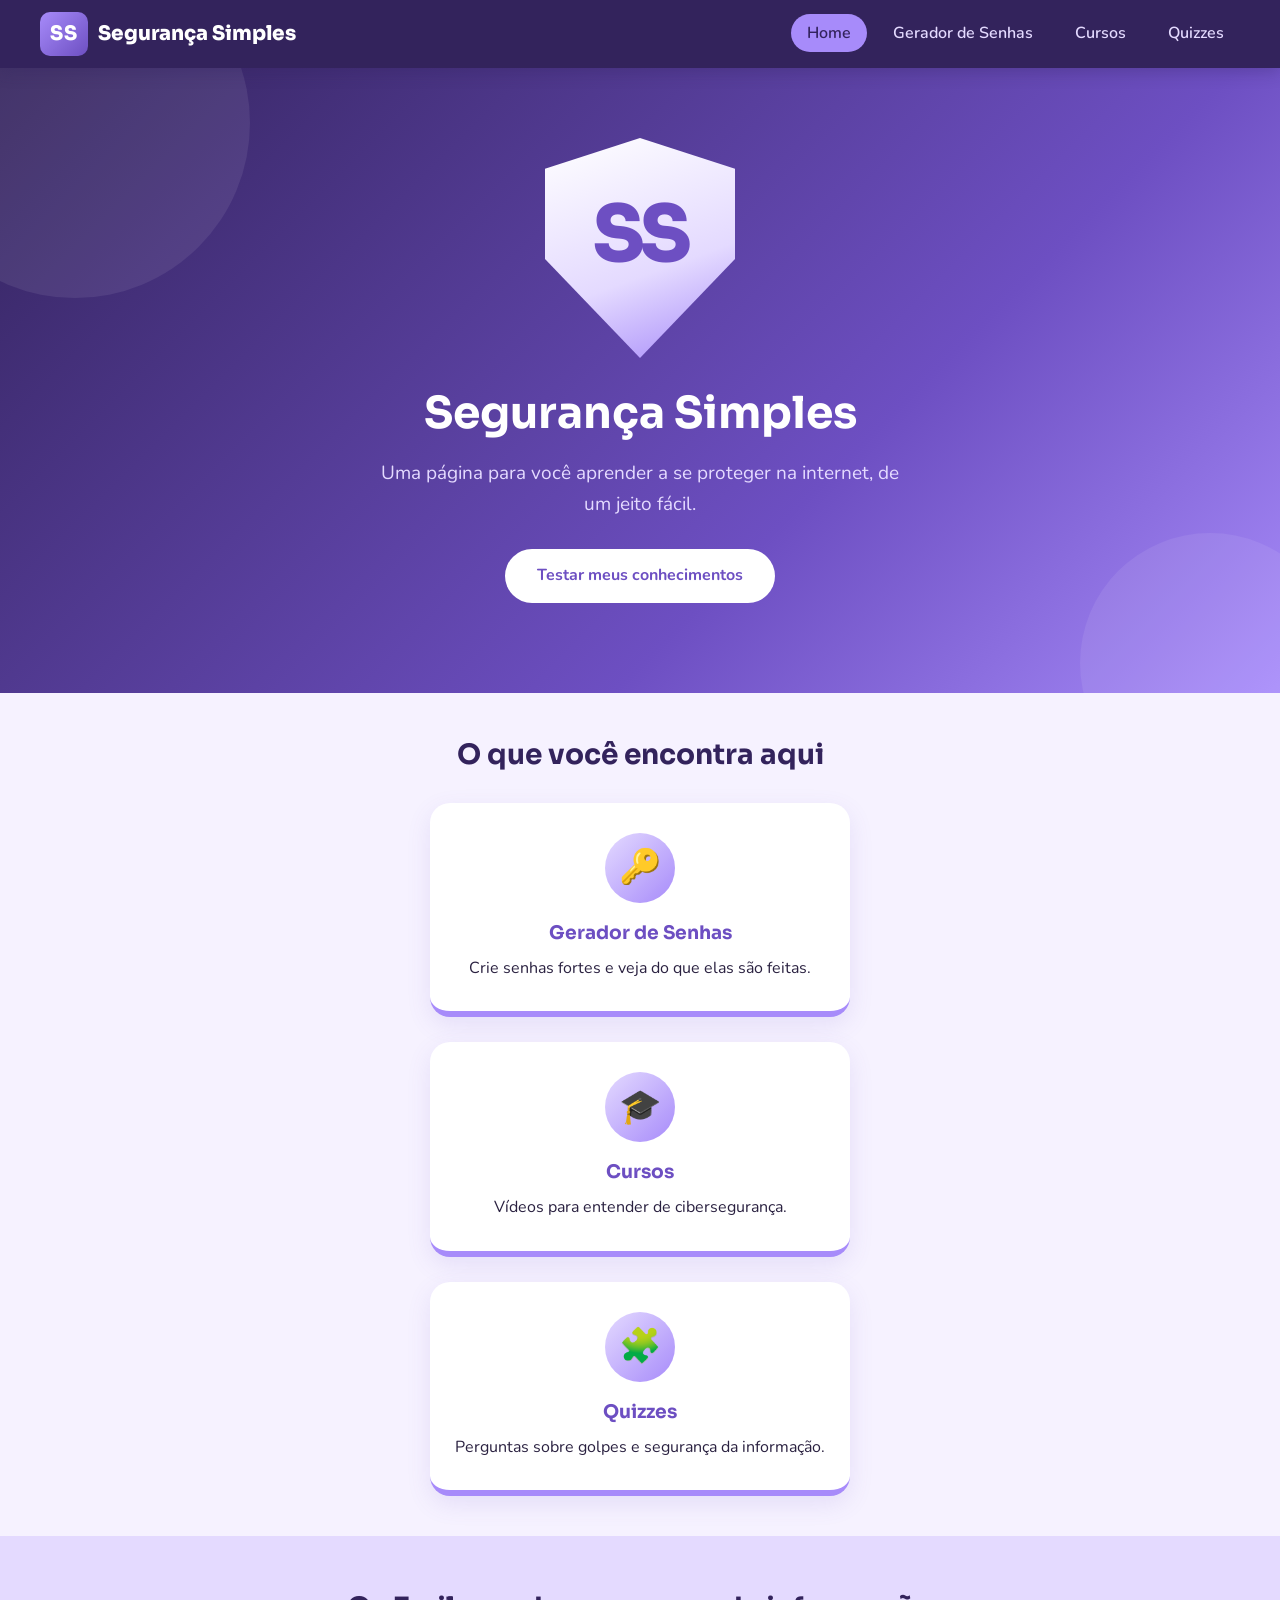
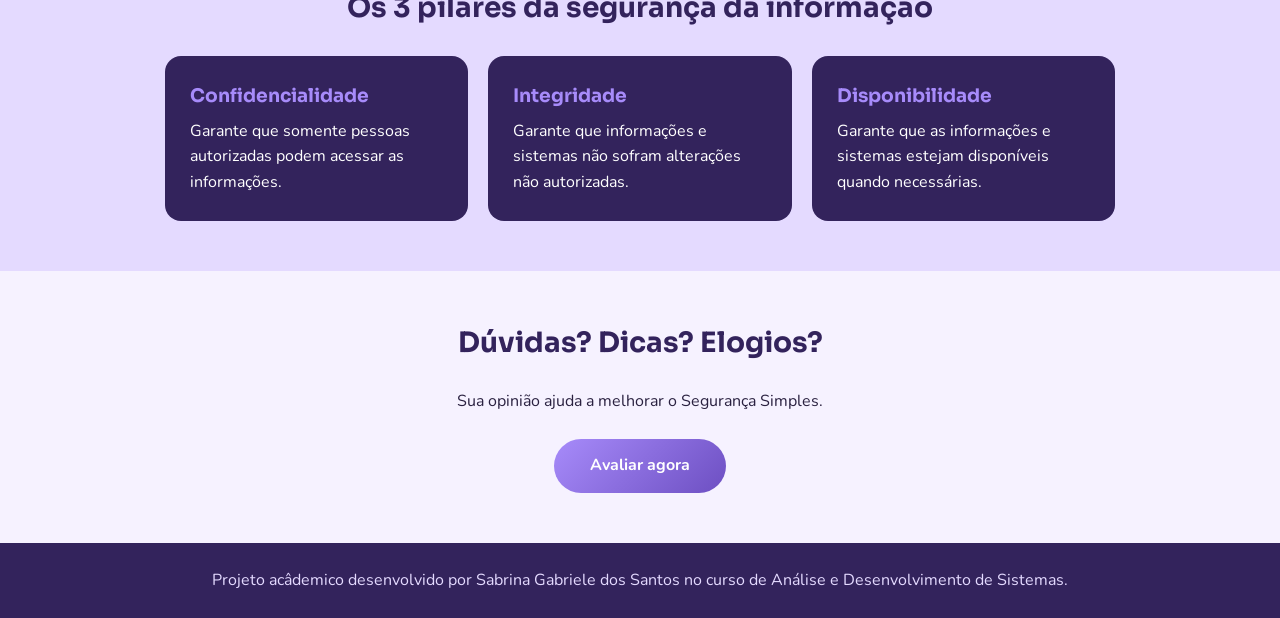
<file: index.html>
<!DOCTYPE html>
<html lang="pt-br">
<head>
  <meta charset="UTF-8">
  <meta name="viewport" content="width=device-width, initial-scale=1.0">
  <title>Home - Segurança Simples</title>
  <link rel="icon" href="data:image/svg+xml,<svg xmlns=%22http://www.w3.org/2000/svg%22 viewBox=%220 0 100 100%22><text y=%22.9em%22 font-size=%2290%22>🛡️</text></svg>">
  <link rel="stylesheet" href="style.css">
</head>
<body>

  <header>
    <a class="logo" href="index.html"><span>SS</span> Segurança Simples</a>
    <nav>
      <a href="index.html" class="ativo">Home</a>
      <a href="senhas.html" >Gerador de Senhas</a>
      <a href="cursos.html" >Cursos</a>
      <a href="quizzes.html" >Quizzes</a>
    </nav>
  </header>

  <section class="hero">
    <div class="escudo"><span>SS</span></div>
    <h1>Segurança Simples</h1>
    <p>Uma página para você aprender a se proteger na internet, de um jeito fácil.</p>
    <a class="botao" href="quizzes.html">Testar meus conhecimentos</a>
  </section>

  <main>
    <h2>O que você encontra aqui</h2>
    <div class="cartoes">
      <a class="cartao" href="senhas.html">
        <div class="icone">🔑</div>
        <h3>Gerador de Senhas</h3>
        <p>Crie senhas fortes e veja do que elas são feitas.</p>
      </a>
      <a class="cartao" href="cursos.html">
        <div class="icone">🎓</div>
        <h3>Cursos</h3>
        <p>Vídeos para entender de cibersegurança.</p>
      </a>
      <a class="cartao" href="quizzes.html">
        <div class="icone">🧩</div>
        <h3>Quizzes</h3>
        <p>Perguntas sobre golpes e segurança da informação.</p>
      </a>
    </div>
  </main>

  <section class="pilares">
    <h2>Os 3 pilares da segurança da informação</h2>
    <div class="lista">
      <div class="pilar"><h3>Confidencialidade</h3><p>Garante que somente pessoas autorizadas podem acessar as informações.</p></div>
      <div class="pilar"><h3>Integridade</h3><p>Garante que informações e sistemas não sofram alterações não autorizadas.</p></div>
      <div class="pilar"><h3>Disponibilidade</h3><p>Garante que as informações e sistemas estejam disponíveis quando necessárias.</p></div>
    </div>
  </section>

  <section class="avaliacao">
    <h2>Dúvidas? Dicas? Elogios?</h2>
    <p>Sua opinião ajuda a melhorar o Segurança Simples.</p>
    <a class="botao-roxo" href="https://docs.google.com/forms/d/e/1FAIpQLSfN18Fk1Thfm8GBsvOtxA5vZndC2P2uumEahgFnYpjWsKEV2Q/viewform" target="_blank" rel="noopener">Avaliar agora</a>
  </section>
  <footer>
    <p>Projeto acâdemico desenvolvido por Sabrina Gabriele dos Santos no curso de Análise e Desenvolvimento de Sistemas.</p>
  </footer>

</body>
</html>
</file>
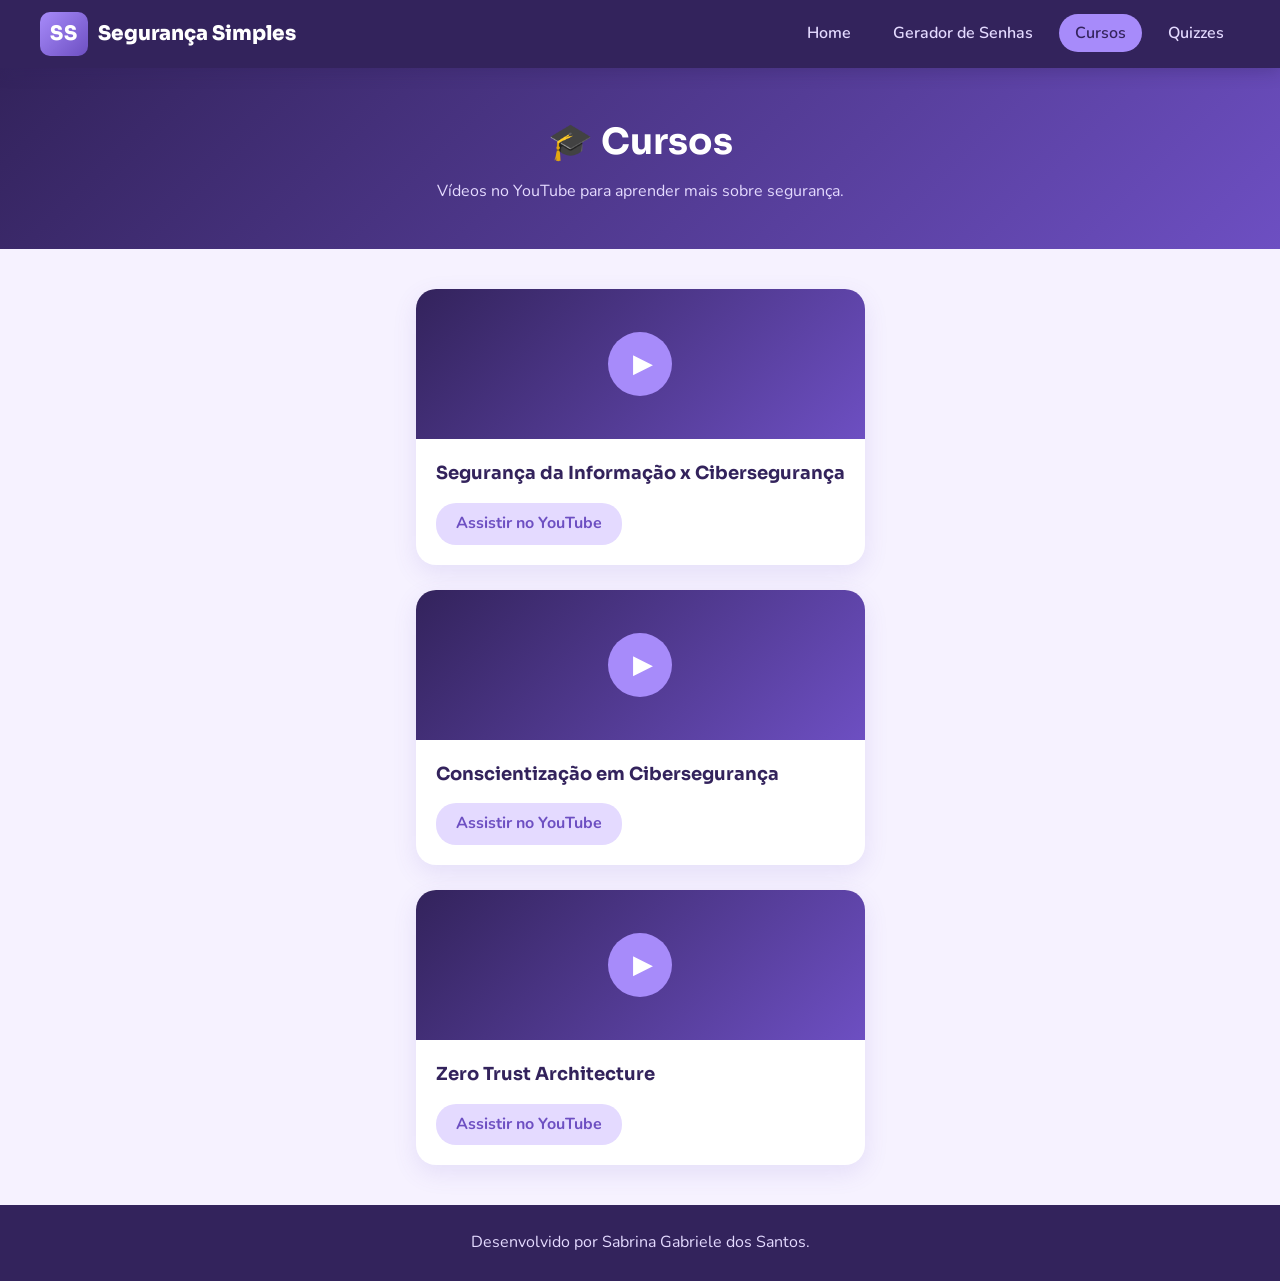
<file: cursos.html>
<!DOCTYPE html>
<html lang="pt-br">
<head>
  <meta charset="UTF-8">
  <meta name="viewport" content="width=device-width, initial-scale=1.0">
  <title>Cursos - Segurança Simples</title>
  <link rel="icon" href="data:image/svg+xml,<svg xmlns=%22http://www.w3.org/2000/svg%22 viewBox=%220 0 100 100%22><text y=%22.9em%22 font-size=%2290%22>🛡️</text></svg>">
  <link rel="stylesheet" href="style.css">
</head>
<body>

  <header>
    <a class="logo" href="index.html"><span>SS</span> Segurança Simples</a>
    <nav>
      <a href="index.html" >Home</a>
      <a href="senhas.html" >Gerador de Senhas</a>
      <a href="cursos.html" class="ativo">Cursos</a>
      <a href="quizzes.html" >Quizzes</a>
    </nav>
  </header>

  <section class="banner">
    <h1>🎓 Cursos</h1>
    <p>Vídeos no YouTube para aprender mais sobre segurança.</p>
  </section>

  <main>
    <div class="cursos-lista">
      <div class="curso">
        <div class="capa"><div class="play">▶</div></div>
        <div class="texto">
          <h3>Segurança da Informação x Cibersegurança</h3>
          <a href="https://www.youtube.com/watch?v=oQfC8IQN9-w" target="_blank">Assistir no YouTube</a>
        </div>
      </div>

      <div class="curso">
        <div class="capa"><div class="play">▶</div></div>
        <div class="texto">
          <h3>Conscientização em Cibersegurança</h3>
          <a href="https://youtu.be/OIEgw6Yo3zA?feature=shared" target="_blank">Assistir no YouTube</a>
        </div>
      </div>

      <div class="curso">
        <div class="capa"><div class="play">▶</div></div>
        <div class="texto">
          <h3>Zero Trust Architecture</h3>
          <a href="https://youtu.be/kxxyDo9Ku0I?feature=shared" target="_blank">Assistir no YouTube</a>
        </div>
      </div>
    </div>
  </main>
  <footer>
    <p>Desenvolvido por Sabrina Gabriele dos Santos.</p>
  </footer>

</body>
</html>
</file>
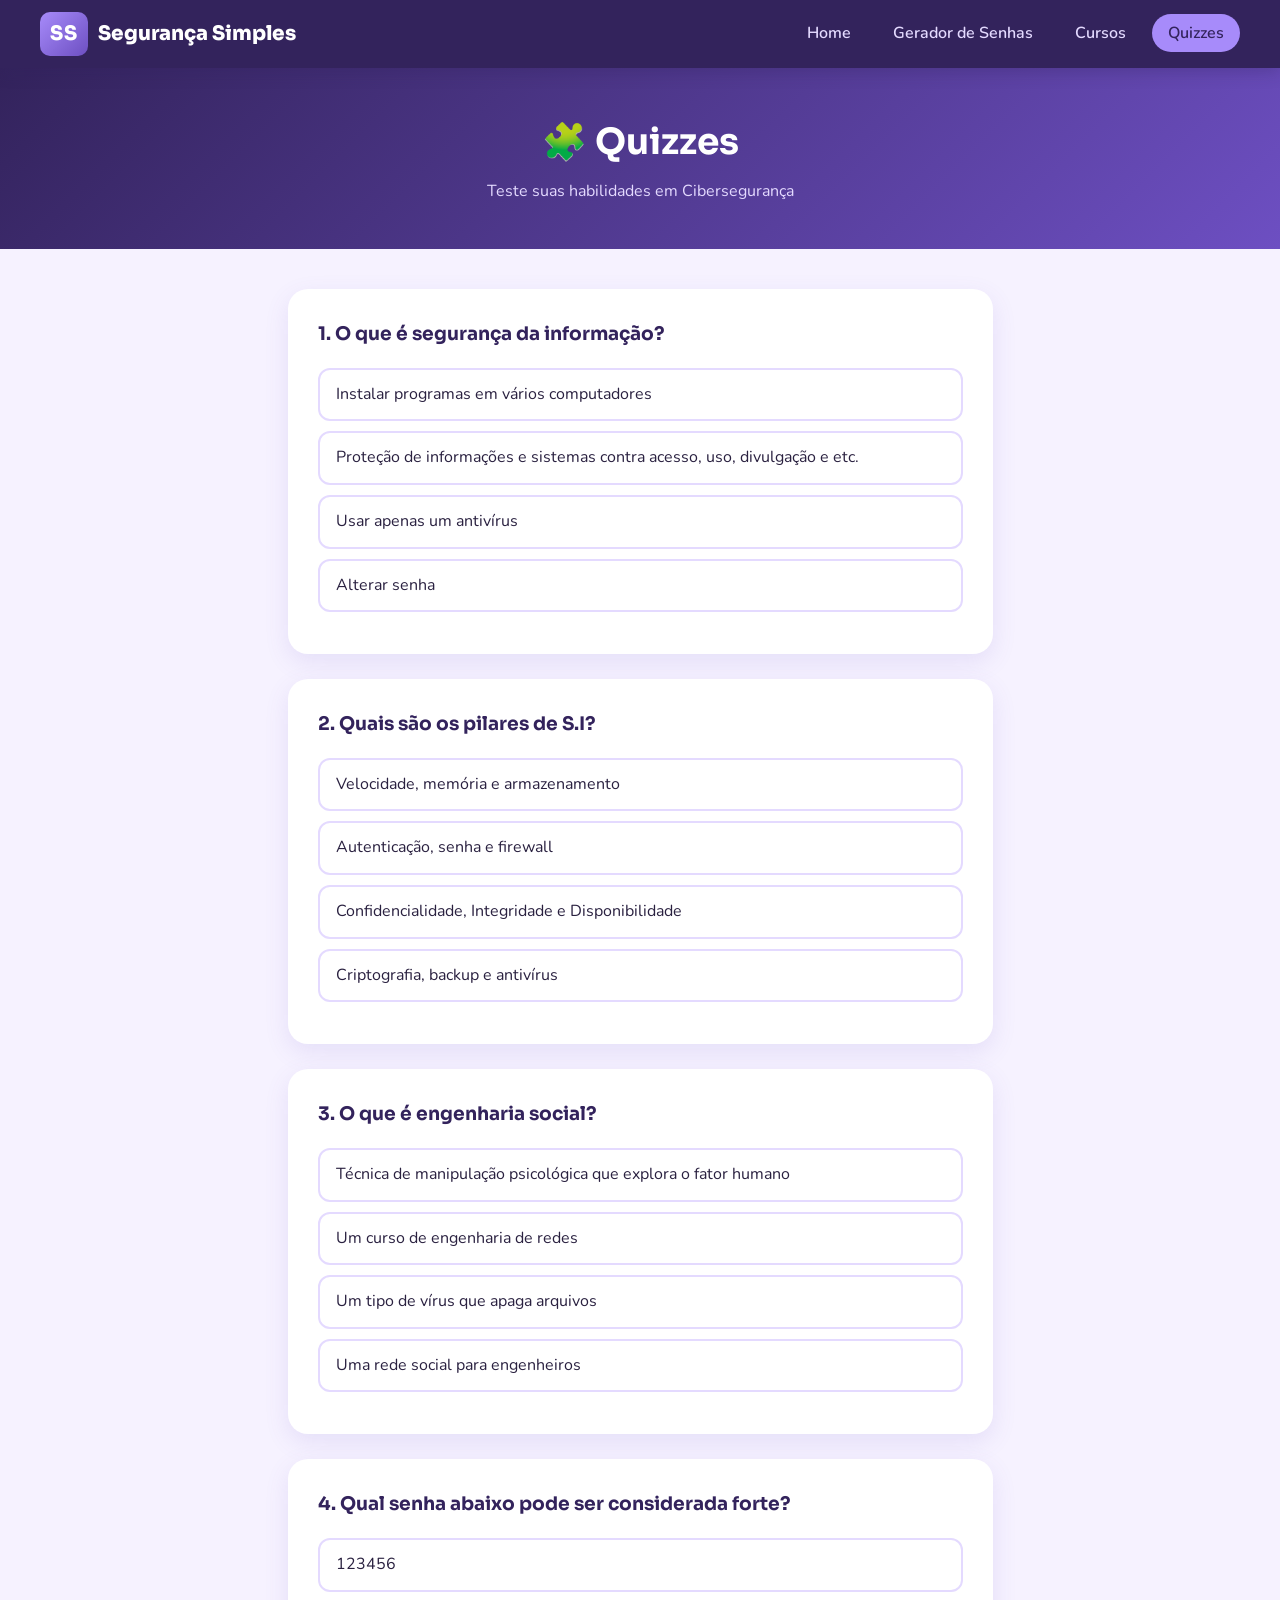
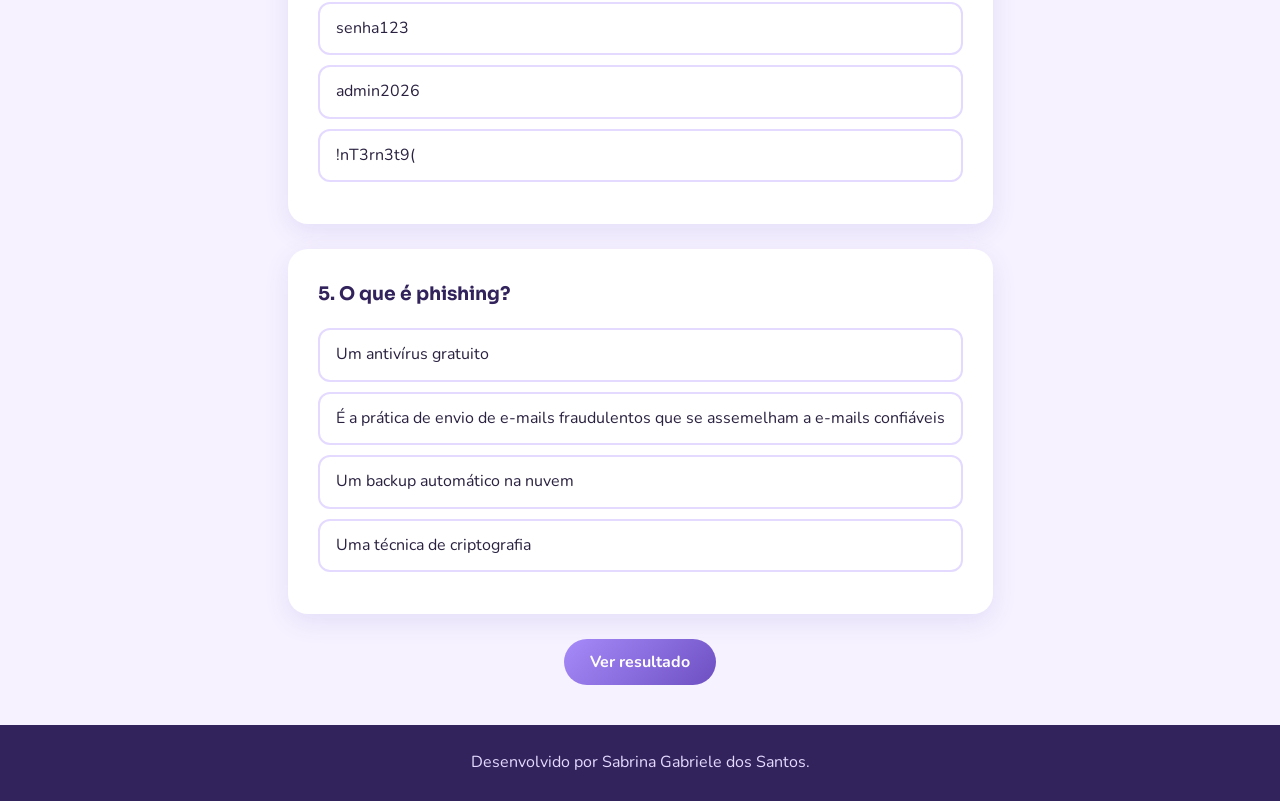
<file: quizzes.html>
<!DOCTYPE html>
<html lang="pt-br">
<head>
  <meta charset="UTF-8">
  <meta name="viewport" content="width=device-width, initial-scale=1.0">
  <title>Quizzes - Segurança Simples</title>
  <link rel="icon" href="data:image/svg+xml,<svg xmlns=%22http://www.w3.org/2000/svg%22 viewBox=%220 0 100 100%22><text y=%22.9em%22 font-size=%2290%22>🛡️</text></svg>">
  <link rel="stylesheet" href="style.css">
</head>
<body>

  <header>
    <a class="logo" href="index.html"><span>SS</span> Segurança Simples</a>
    <nav>
      <a href="index.html" >Home</a>
      <a href="senhas.html" >Gerador de Senhas</a>
      <a href="cursos.html" >Cursos</a>
      <a href="quizzes.html" class="ativo">Quizzes</a>
    </nav>
  </header>

  <section class="banner">
    <h1>🧩 Quizzes</h1>
    <p>Teste suas habilidades em Cibersegurança</p>
  </section>

  <main>
    <div id="perguntas"></div>

    <div style="text-align: center;">
      <button onclick="verResultado()">Ver resultado</button>
    </div>

    <div id="resultado"></div>
  </main>
  <footer>
    <p>Desenvolvido por Sabrina Gabriele dos Santos.</p>
  </footer>
  <script src="quiz.js"></script>
</body>
</html>
</file>
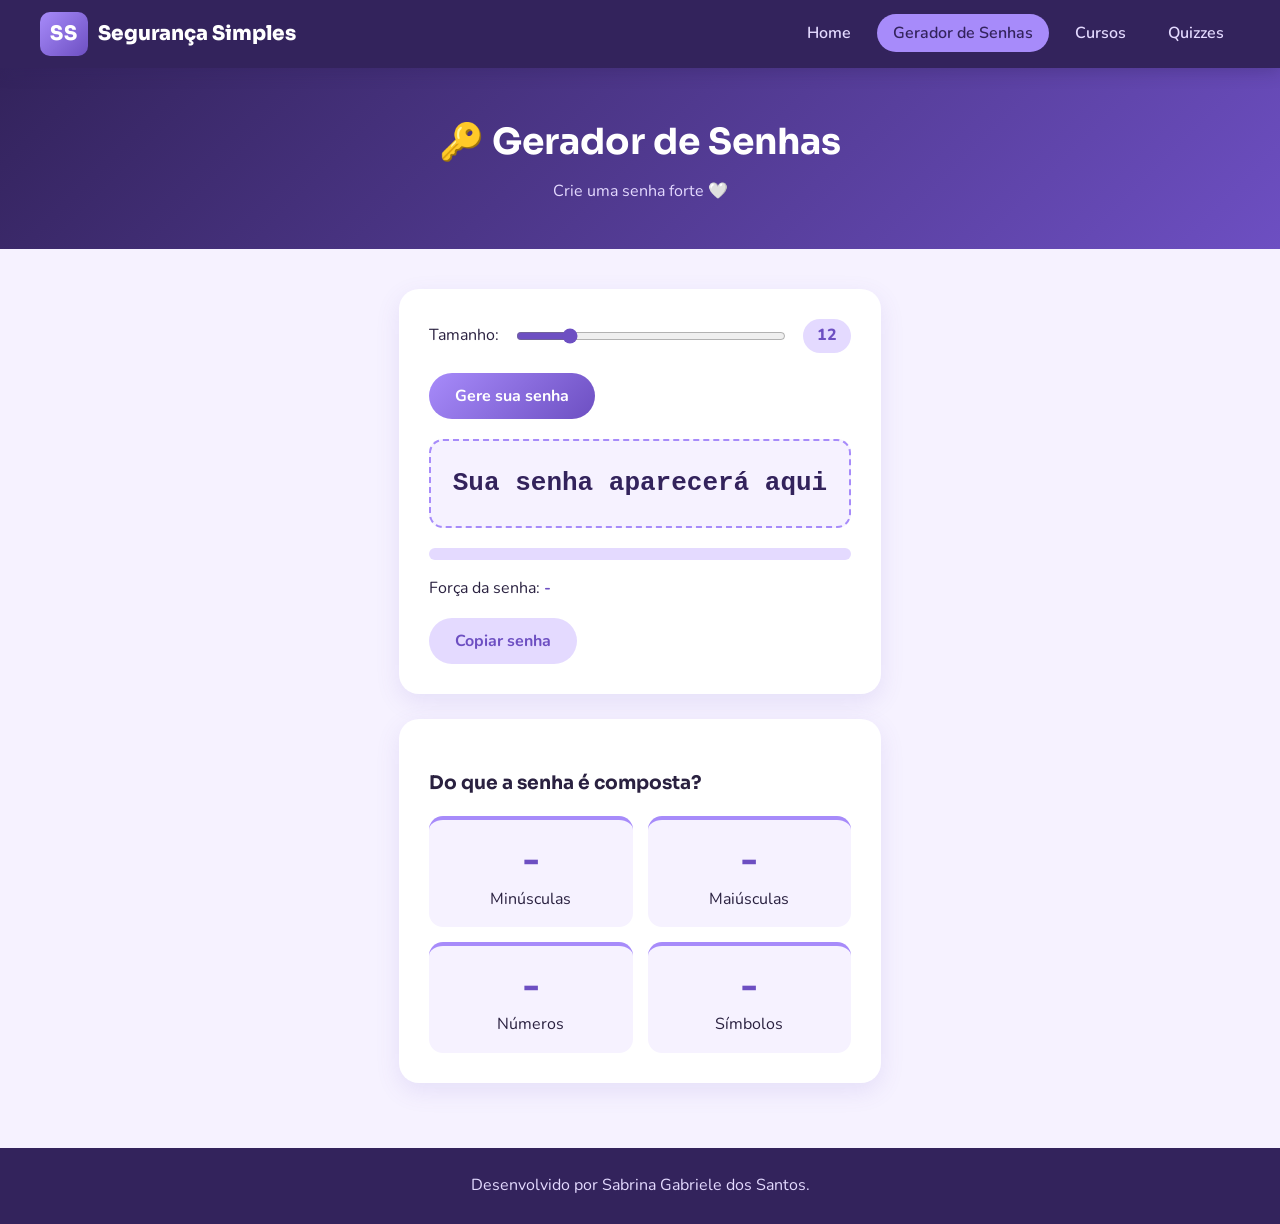
<file: senhas.html>
<!DOCTYPE html>
<html lang="pt-br">
<head>
  <meta charset="UTF-8">
  <meta name="viewport" content="width=device-width, initial-scale=1.0">
  <title>Gerador de Senhas - Segurança Simples</title>
  <link rel="icon" href="data:image/svg+xml,<svg xmlns=%22http://www.w3.org/2000/svg%22 viewBox=%220 0 100 100%22><text y=%22.9em%22 font-size=%2290%22>🛡️</text></svg>">
  <link rel="stylesheet" href="style.css">
</head>
<body>

  <header>
    <a class="logo" href="index.html"><span>SS</span> Segurança Simples</a>
    <nav>
      <a href="index.html" >Home</a>
      <a href="senhas.html" class="ativo">Gerador de Senhas</a>
      <a href="cursos.html" >Cursos</a>
      <a href="quizzes.html" >Quizzes</a>
    </nav>
  </header>

  <section class="banner">
    <h1>🔑 Gerador de Senhas</h1>
    <p>Crie uma senha forte 🤍</p>
  </section>

  <main>
    <div class="caixa">
      <div class="tamanho">
        <label for="tamanho">Tamanho:</label>
        <input type="range" id="tamanho" min="8" max="30" value="12" oninput="mostrarTamanho()">
        <span id="valorTamanho">12</span>
      </div>

      <button onclick="gerarSenha()">Gere sua senha</button>

      <div id="senha">Sua senha aparecerá aqui</div>

      <div class="barra"><div id="forca"></div></div>
      <p>Força da senha: <span id="textoForca">-</span></p>

      <button class="claro" onclick="copiarSenha()">Copiar senha</button>
    </div>

    <div class="caixa">
      <h3>Do que a senha é composta?</h3>
      <div class="chips" id="composicao">
        <div class="chip"><strong>-</strong>Minúsculas</div>
        <div class="chip"><strong>-</strong>Maiúsculas</div>
        <div class="chip"><strong>-</strong>Números</div>
        <div class="chip"><strong>-</strong>Símbolos</div>
      </div>
    </div>
  </main>
  <footer>
    <p>Desenvolvido por Sabrina Gabriele dos Santos.</p>
  </footer>
  <script src="senhas.js"></script>
</body>
</html>
</file>
<file: style.css>
/* Segurança Simples - estilos (paleta lilás) */
@import url("https://fonts.googleapis.com/css2?family=Nunito:wght@400;600;700&family=Sora:wght@600;700;800&display=swap");

:root {
  --roxo-escuro: #33235c;
  --roxo: #6d4fc2;
  --lilas: #a78bfa;
  --lilas-claro: #e4daff;
  --fundo: #f6f2ff;
  --branco: #ffffff;
  --texto: #2a2140;
}

* {
  box-sizing: border-box;
}

body {
  margin: 0;
  font-family: "Nunito", Arial, sans-serif;
  background-color: var(--fundo);
  color: var(--texto);
  line-height: 1.6;
  overflow-x: hidden;
  min-height: 100vh;
  min-height: 100dvh;
  display: flex;
  flex-direction: column;
}

h1, h2, h3 {
  font-family: "Sora", Arial, sans-serif;
}

/* ---------- Menu ---------- */
header {
  position: sticky;
  top: 0;
  z-index: 10;
  background-color: var(--roxo-escuro);
  padding: 12px 40px;
  display: flex;
  justify-content: space-between;
  align-items: center;
  flex-wrap: wrap;
  gap: 10px;
  box-shadow: 0 4px 15px rgba(51, 35, 92, 0.3);
}

.logo {
  display: flex;
  align-items: center;
  gap: 10px;
  color: white;
  text-decoration: none;
  font-family: "Sora", Arial, sans-serif;
  font-weight: 800;
  font-size: 20px;
}

.logo span {
  background: linear-gradient(135deg, var(--lilas), var(--roxo));
  padding: 6px 10px;
  border-radius: 10px;
  letter-spacing: 1px;
}

nav a {
  color: var(--lilas-claro);
  text-decoration: none;
  font-weight: 600;
  margin-left: 6px;
  padding: 8px 16px;
  border-radius: 20px;
  transition: 0.2s;
}

nav a:hover {
  background-color: rgba(167, 139, 250, 0.3);
  color: white;
}

nav a.ativo {
  background-color: var(--lilas);
  color: var(--roxo-escuro);
}

/* ---------- Home: hero ---------- */
.hero {
  position: relative;
  overflow: hidden;
  background: linear-gradient(135deg, var(--roxo-escuro), var(--roxo) 65%, var(--lilas));
  color: white;
  padding: 70px 20px 90px;
  text-align: center;
}

/* bolinhas decorativas */
.hero::before,
.hero::after {
  content: "";
  position: absolute;
  border-radius: 50%;
  background-color: rgba(255, 255, 255, 0.08);
}

.hero::before {
  width: 350px;
  height: 350px;
  top: -120px;
  left: -100px;
}

.hero::after {
  width: 260px;
  height: 260px;
  bottom: -100px;
  right: -60px;
}

.hero > * {
  position: relative;
  z-index: 1;
}

/* escudo com as letras SS */
.escudo {
  width: 190px;
  height: 220px;
  margin: 0 auto 20px;
  background: linear-gradient(160deg, #ffffff, var(--lilas-claro) 60%, var(--lilas));
  clip-path: polygon(50% 0, 100% 14%, 100% 55%, 50% 100%, 0 55%, 0 14%);
  display: flex;
  align-items: center;
  justify-content: center;
  padding-bottom: 25px;
  animation: flutuar 3s ease-in-out infinite;
}

.escudo span {
  font-family: "Sora", Arial, sans-serif;
  font-weight: 800;
  font-size: 78px;
  letter-spacing: -4px;
  color: var(--roxo);
}

@keyframes flutuar {
  0%, 100% { transform: translateY(0); }
  50% { transform: translateY(-12px); }
}

.hero h1 {
  font-size: 44px;
  margin: 0 0 10px;
}

.hero p {
  font-size: 19px;
  max-width: 520px;
  margin: 0 auto 30px;
  color: var(--lilas-claro);
}

.botao {
  display: inline-block;
  background-color: white;
  color: var(--roxo);
  text-decoration: none;
  font-weight: 700;
  padding: 14px 32px;
  border-radius: 30px;
  transition: 0.2s;
}

.botao:hover {
  transform: scale(1.06);
  background-color: var(--lilas-claro);
}

/* ---------- Conteúdo geral ---------- */
main {
  max-width: 950px;
  margin: 0 auto;
  padding: 40px 20px;
}

main h2,
.pilares h2,
.avaliacao h2 {
  color: var(--roxo-escuro);
  text-align: center;
  font-size: 28px;
  margin-top: 0;
}

/* faixa de título das páginas internas */
.banner {
  background: linear-gradient(135deg, var(--roxo-escuro), var(--roxo));
  color: white;
  text-align: center;
  padding: 45px 20px;
}

.banner h1 {
  margin: 0 0 8px;
  font-size: 36px;
}

.banner p {
  margin: 0;
  color: var(--lilas-claro);
}

/* ---------- Cartões da home ---------- */
.cartoes {
  display: grid;
  grid-template-columns: repeat(auto-fit, minmax(240px, 1fr));
  gap: 25px;
  margin-top: 25px;
}

.cartao {
  display: block;
  background-color: var(--branco);
  border-radius: 20px;
  padding: 30px 25px;
  text-decoration: none;
  color: var(--texto);
  text-align: center;
  border-bottom: 6px solid var(--lilas);
  box-shadow: 0 8px 25px rgba(109, 79, 194, 0.12);
  transition: 0.25s;
}

.cartao:hover {
  transform: translateY(-8px);
  box-shadow: 0 16px 35px rgba(109, 79, 194, 0.25);
  border-bottom-color: var(--roxo);
}

.icone {
  width: 70px;
  height: 70px;
  margin: 0 auto 15px;
  border-radius: 50%;
  background: linear-gradient(135deg, var(--lilas-claro), var(--lilas));
  font-size: 34px;
  display: flex;
  align-items: center;
  justify-content: center;
}

.cartao h3 {
  margin: 0 0 8px;
  color: var(--roxo);
}

.cartao p {
  margin: 0;
}

/* ---------- Pilares (home) ---------- */
.pilares {
  background-color: var(--lilas-claro);
  padding: 50px 20px;
}

.pilares .lista {
  max-width: 950px;
  margin: 25px auto 0;
  display: grid;
  grid-template-columns: repeat(auto-fit, minmax(240px, 1fr));
  gap: 20px;
}

.pilar {
  background-color: var(--roxo-escuro);
  color: white;
  border-radius: 16px;
  padding: 25px;
}

.pilar h3 {
  margin: 0 0 8px;
  color: var(--lilas);
}

.pilar p {
  margin: 0;
}

/* ---------- Avaliação (home) ---------- */
.avaliacao {
  text-align: center;
  padding: 50px 20px;
}

.avaliacao p {
  margin: 0 0 25px;
}

.botao-roxo {
  display: inline-block;
  background: linear-gradient(135deg, var(--lilas), var(--roxo));
  color: white;
  text-decoration: none;
  font-weight: 700;
  padding: 14px 36px;
  border-radius: 30px;
  transition: 0.2s;
}

.botao-roxo:hover {
  transform: scale(1.06);
  box-shadow: 0 6px 16px rgba(109, 79, 194, 0.4);
}

/* ---------- Caixas e botões ---------- */
.caixa {
  background-color: var(--branco);
  border-radius: 20px;
  padding: 30px;
  margin-bottom: 25px;
  box-shadow: 0 8px 25px rgba(109, 79, 194, 0.12);
}

button {
  background: linear-gradient(135deg, var(--lilas), var(--roxo));
  color: white;
  border: none;
  padding: 12px 26px;
  border-radius: 30px;
  font-family: "Nunito", Arial, sans-serif;
  font-size: 16px;
  font-weight: 700;
  cursor: pointer;
  transition: 0.2s;
}

button:hover {
  transform: scale(1.05);
  box-shadow: 0 6px 16px rgba(109, 79, 194, 0.4);
}

button.claro {
  background: var(--lilas-claro);
  color: var(--roxo);
}

/* ---------- Gerador de senhas ---------- */
.tamanho {
  display: flex;
  align-items: center;
  gap: 15px;
  margin-bottom: 20px;
}

.tamanho input {
  flex: 1;
  accent-color: var(--roxo);
}

#valorTamanho {
  background-color: var(--lilas-claro);
  color: var(--roxo);
  font-weight: 800;
  padding: 4px 14px;
  border-radius: 20px;
}

#senha {
  font-family: "Courier New", monospace;
  font-size: 26px;
  font-weight: bold;
  text-align: center;
  color: var(--roxo-escuro);
  background-color: var(--fundo);
  border: 2px dashed var(--lilas);
  padding: 22px;
  border-radius: 14px;
  margin: 20px 0;
  word-break: break-all;
}

.barra {
  height: 12px;
  background-color: var(--lilas-claro);
  border-radius: 10px;
  overflow: hidden;
}

#forca {
  height: 100%;
  width: 0%;
  background: linear-gradient(90deg, var(--lilas), var(--roxo));
  border-radius: 10px;
  transition: width 0.4s;
}

#textoForca {
  font-weight: 700;
  color: var(--roxo);
}

.chips {
  display: grid;
  grid-template-columns: repeat(auto-fit, minmax(150px, 1fr));
  gap: 15px;
  margin-top: 15px;
}

.chip {
  background-color: var(--fundo);
  border-radius: 14px;
  padding: 15px;
  text-align: center;
  border-top: 4px solid var(--lilas);
}

.chip strong {
  display: block;
  font-family: "Sora", Arial, sans-serif;
  font-size: 32px;
  color: var(--roxo);
}

/* ---------- Cursos ---------- */
.cursos-lista {
  display: grid;
  grid-template-columns: repeat(auto-fit, minmax(260px, 1fr));
  gap: 25px;
}

.curso {
  background-color: var(--branco);
  border-radius: 20px;
  overflow: hidden;
  box-shadow: 0 8px 25px rgba(109, 79, 194, 0.12);
  transition: 0.25s;
}

.curso:hover {
  transform: translateY(-8px);
}

/* "capa" do vídeo */
.capa {
  height: 150px;
  background: linear-gradient(135deg, var(--roxo-escuro), var(--roxo));
  display: flex;
  align-items: center;
  justify-content: center;
}

.play {
  width: 64px;
  height: 64px;
  border-radius: 50%;
  background-color: var(--lilas);
  color: white;
  font-size: 26px;
  display: flex;
  align-items: center;
  justify-content: center;
  padding-left: 5px;
}

.curso .texto {
  padding: 20px;
}

.curso h3 {
  margin: 0 0 15px;
  color: var(--roxo-escuro);
  font-size: 18px;
}

.curso a {
  display: inline-block;
  background: var(--lilas-claro);
  color: var(--roxo);
  font-weight: 700;
  text-decoration: none;
  padding: 8px 20px;
  border-radius: 20px;
}

.curso a:hover {
  background-color: var(--lilas);
  color: white;
}

/* ---------- Quizzes ---------- */
.pergunta h3 {
  margin-top: 0;
  color: var(--roxo-escuro);
}

.opcao {
  display: block;
  margin-bottom: 10px;
  cursor: pointer;
}

/* esconde a bolinha do radio e estiliza o texto como um botão */
.opcao input {
  display: none;
}

.opcao span {
  display: block;
  padding: 12px 16px;
  border: 2px solid var(--lilas-claro);
  border-radius: 12px;
  transition: 0.2s;
}

.opcao span:hover {
  border-color: var(--lilas);
  background-color: var(--fundo);
}

.opcao input:checked + span {
  border-color: var(--roxo);
  background-color: var(--lilas-claro);
  font-weight: 700;
}

.opcao.certa span {
  border-color: #2e9e5b;
  background-color: #dcf5e6;
}

.opcao.errada span {
  border-color: #d64545;
  background-color: #fde3e3;
}

.feedback {
  margin: 12px 0 0;
  font-weight: 700;
}

.certo { color: #1e7a3c; }
.errado { color: #b3261e; }

#resultado {
  display: none;
  text-align: center;
  background: linear-gradient(135deg, var(--roxo-escuro), var(--roxo));
  color: white;
  border-radius: 20px;
  padding: 30px;
  margin-top: 25px;
}

#resultado strong {
  display: block;
  font-family: "Sora", Arial, sans-serif;
  font-size: 48px;
  color: var(--lilas);
}

/* ---------- Rodapé ---------- */
footer {
  background-color: var(--roxo-escuro);
  color: var(--lilas-claro);
  text-align: center;
  padding: 25px;
  margin-top: auto;
}

footer p {
  margin: 0;
}

/* ---------- Celular ---------- */
.cursos-lista,
.cartoes,
.pilares .lista {
  grid-template-columns: repeat(auto-fit, minmax(min(100%, 240px), 1fr));
}

@media (max-width: 700px) {
  header {
    padding: 10px 12px;
    flex-direction: column;
    gap: 8px;
  }
  .logo {
    font-size: 17px;
  }
  nav {
    display: flex;
    flex-wrap: wrap;
    justify-content: center;
    gap: 4px;
  }
  nav a {
    margin: 0;
    padding: 6px 12px;
    font-size: 14px;
  }
  .hero {
    padding: 40px 15px 55px;
  }
  .escudo {
    width: 140px;
    height: 165px;
    padding-bottom: 18px;
  }
  .escudo span {
    font-size: 56px;
  }
  .hero h1 {
    font-size: 28px;
  }
  .hero p {
    font-size: 16px;
  }
  .banner {
    padding: 30px 15px;
  }
  .banner h1 {
    font-size: 26px;
  }
  main {
    padding: 25px 15px;
  }
  main h2,
  .pilares h2,
  .avaliacao h2 {
    font-size: 22px;
  }
  .botao-roxo {
    display: block;
    max-width: 320px;
    margin: 0 auto;
  }
  .pilares {
    padding: 35px 15px;
  }
  .caixa {
    padding: 20px;
  }
  .chips {
    grid-template-columns: 1fr 1fr;
  }
  #senha {
    font-size: 18px;
    padding: 16px;
  }
  .tamanho {
    flex-wrap: wrap;
  }
  .tamanho input {
    min-width: 140px;
  }
  button {
    width: 100%;
  }
  #resultado strong {
    font-size: 38px;
  }
  footer {
    padding-bottom: calc(20px + env(safe-area-inset-bottom, 0px));
  }
}
</file>
